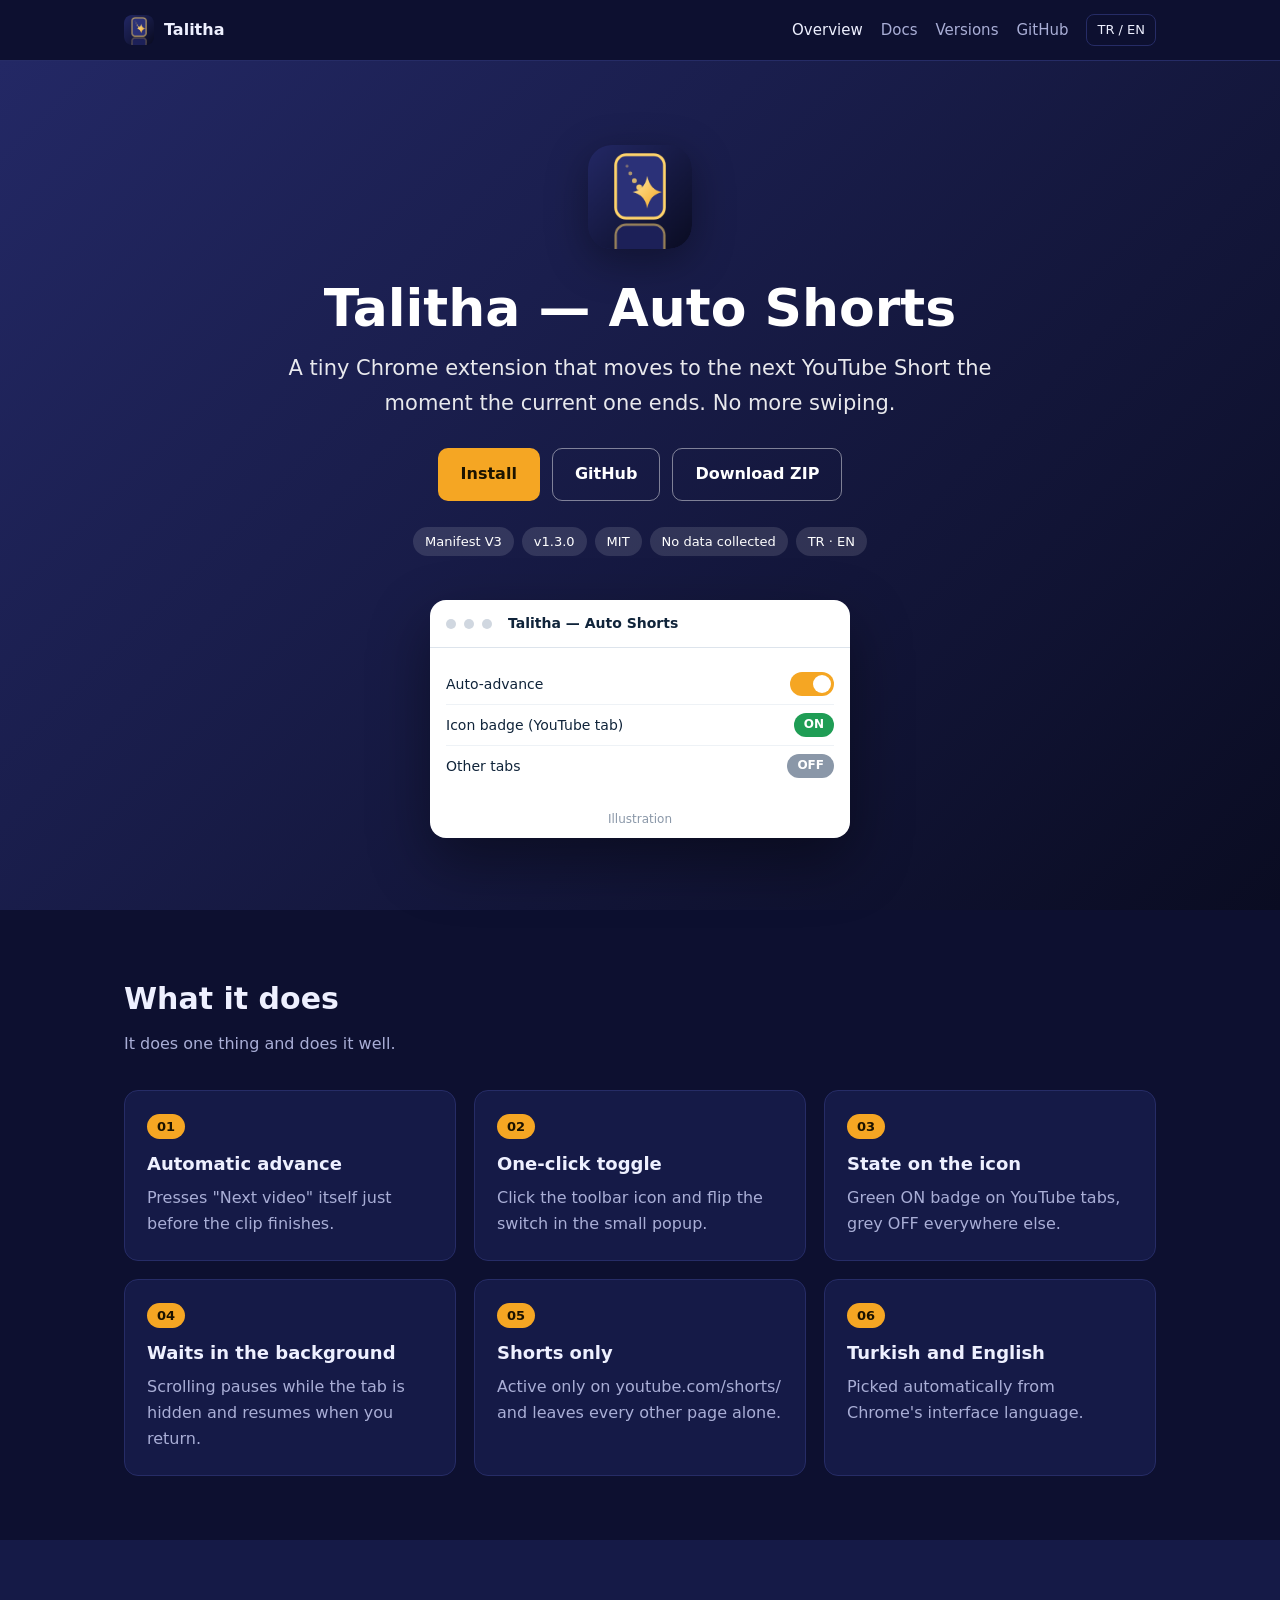
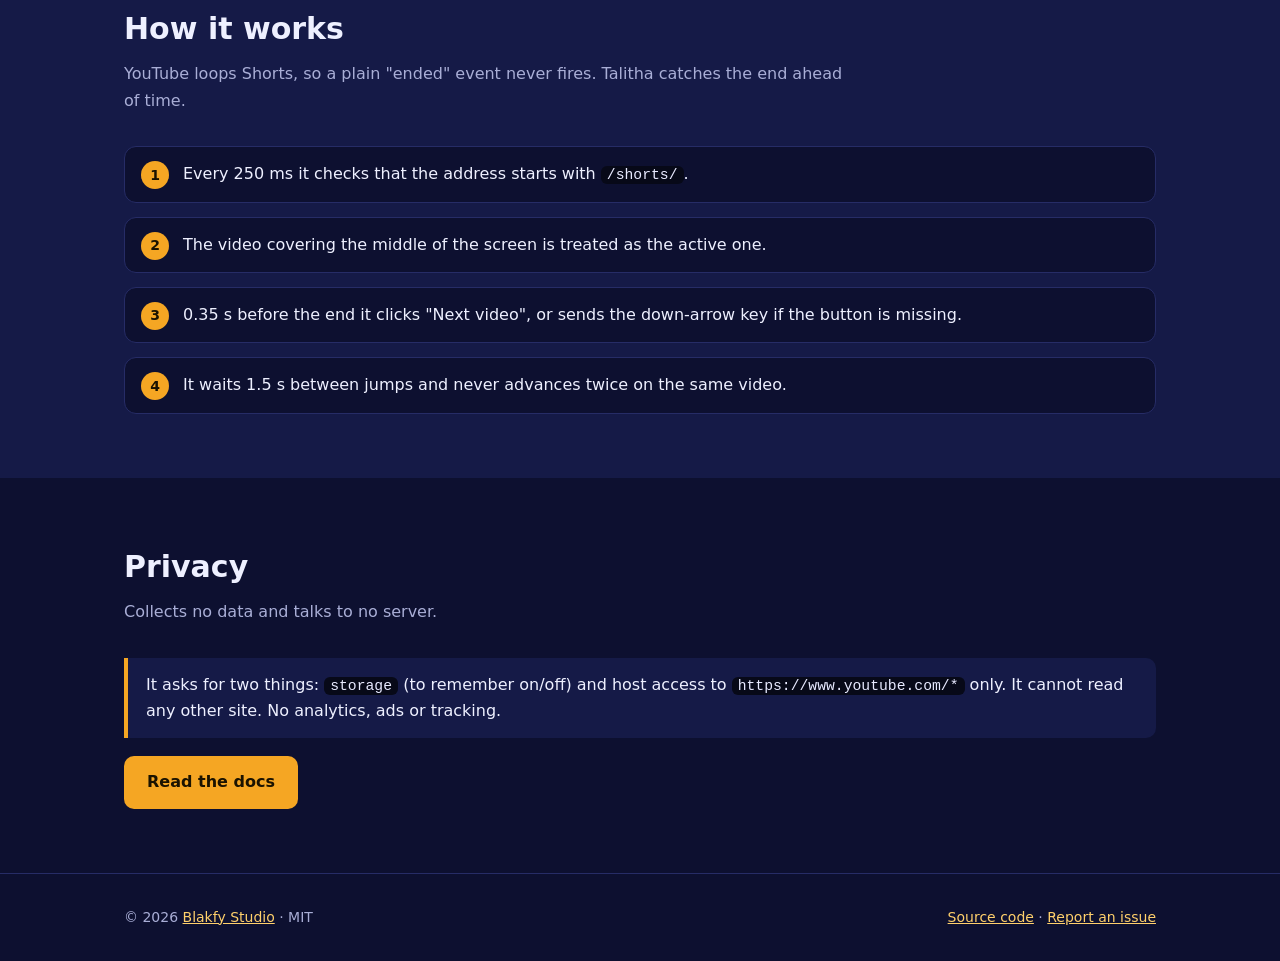
<file: index.html>
<!doctype html>
<html lang="tr" data-lang="tr">
<head>
<meta charset="utf-8">
<meta name="viewport" content="width=device-width,initial-scale=1">
<title>Talitha — Auto Shorts</title>
<meta name="description" content="YouTube Shorts bitince otomatik olarak bir sonrakine geçen, hafif ve veri toplamayan Chrome eklentisi. Auto-advance for YouTube Shorts.">
<meta property="og:title" content="Talitha — Auto Shorts">
<meta property="og:description" content="YouTube Shorts bitince otomatik olarak bir sonrakine geçen, hafif ve veri toplamayan Chrome eklentisi. Auto-advance for YouTube Shorts.">
<meta property="og:type" content="website">
<meta property="og:url" content="https://tariktunc.github.io/talitha-shorts-auto-scroll-chrome-extension/">
<link rel="canonical" href="https://tariktunc.github.io/talitha-shorts-auto-scroll-chrome-extension/">
<link rel="alternate" hreflang="tr" href="https://tariktunc.github.io/talitha-shorts-auto-scroll-chrome-extension/">
<link rel="alternate" hreflang="en" href="https://tariktunc.github.io/talitha-shorts-auto-scroll-chrome-extension/">
<link rel="icon" href="assets/icon128.png">
<link rel="stylesheet" href="style.css">
<script>
(function(){var d=document.documentElement,k='ext-lang',s=null;try{s=localStorage.getItem(k)}catch(e){}
var l=s||((navigator.language||'tr').toLowerCase().indexOf('tr')===0?'tr':'en');d.setAttribute('data-lang',l);d.lang=l;
document.addEventListener('DOMContentLoaded',function(){var b=document.getElementById('lang');if(!b)return;
b.addEventListener('click',function(){var n=d.getAttribute('data-lang')==='tr'?'en':'tr';d.setAttribute('data-lang',n);d.lang=n;try{localStorage.setItem(k,n)}catch(e){}});});})();
</script>
</head>
<body>
<header class="nav"><div class="wrap">
<a class="brand" href="index.html"><img src="assets/icon128.png" alt="">Talitha</a>
<nav>
<a href="index.html" class="on"><span lang="tr">Tanıtım</span><span lang="en">Overview</span></a>
<a href="docs.html"><span lang="tr">Dökümanlar</span><span lang="en">Docs</span></a>
<a href="changelog.html"><span lang="tr">Sürümler</span><span lang="en">Versions</span></a>
<a class="hide-s" href="https://github.com/tariktunc/talitha-shorts-auto-scroll-chrome-extension">GitHub</a>
<button class="lang" id="lang" type="button" aria-label="Language">TR / EN</button>
</nav></div></header>

<section class="hero"><div class="wrap">
<img class="logo" src="assets/icon128.png" alt="Talitha">
<h1>Talitha — Auto Shorts</h1>
<p class="lead"><span lang="tr">YouTube Shorts bitince otomatik olarak bir sonrakine geçen, hafif bir Chrome eklentisi. Elinizi kaydırmaya götürmeyin.</span><span lang="en">A tiny Chrome extension that moves to the next YouTube Short the moment the current one ends. No more swiping.</span></p>
<div class="btns">
<a class="btn primary" href="docs.html#kurulum"><span lang="tr">Kurulum</span><span lang="en">Install</span></a>
<a class="btn ghost" href="https://github.com/tariktunc/talitha-shorts-auto-scroll-chrome-extension">GitHub</a>
<a class="btn ghost" href="https://github.com/tariktunc/talitha-shorts-auto-scroll-chrome-extension/archive/refs/heads/main.zip"><span lang="tr">ZIP indir</span><span lang="en">Download ZIP</span></a>
</div>
<div class="badges"><span>Manifest V3</span><span>v1.3.0</span><span>MIT</span><span><span lang="tr">Veri toplamaz</span><span lang="en">No data collected</span></span><span>TR · EN</span></div>
<div class="mock" aria-hidden="true">
<div class="bar"><i></i><i></i><i></i><span style="margin-left:8px">Talitha — Auto Shorts</span></div>
<div class="body">
<div class="row"><span><span lang="tr">Otomatik geçiş</span><span lang="en">Auto-advance</span></span><span class="sw"></span></div>
<div class="row"><span><span lang="tr">Simge rozeti (YouTube sekmesi)</span><span lang="en">Icon badge (YouTube tab)</span></span><span class="pill" style="background:#1f9d55">ON</span></div>
<div class="row" style="border:0"><span><span lang="tr">Diğer sekmeler</span><span lang="en">Other tabs</span></span><span class="pill" style="background:#8a97a8">OFF</span></div>
</div><small><span lang="tr">Örnek görünüm</span><span lang="en">Illustration</span></small></div>
</div></section>

<section class="block"><div class="wrap">
<h2><span lang="tr">Neler yapar</span><span lang="en">What it does</span></h2>
<p class="sub"><span lang="tr">Tek bir iş yapar ve onu iyi yapar.</span><span lang="en">It does one thing and does it well.</span></p>
<div class="grid">
<div class="card"><span class="n">01</span><h3><span lang="tr">Otomatik geçiş</span><span lang="en">Automatic advance</span></h3><p><span lang="tr">Video bitmeden hemen önce "Sonraki video" düğmesine kendisi basar.</span><span lang="en">Presses "Next video" itself just before the clip finishes.</span></p></div>
<div class="card"><span class="n">02</span><h3><span lang="tr">Tek tıkla aç/kapat</span><span lang="en">One-click toggle</span></h3><p><span lang="tr">Araç çubuğundaki simgeye tıklayın, küçük pencereden eklentiyi açıp kapatın.</span><span lang="en">Click the toolbar icon and flip the switch in the small popup.</span></p></div>
<div class="card"><span class="n">03</span><h3><span lang="tr">Durum simgede</span><span lang="en">State on the icon</span></h3><p><span lang="tr">YouTube sekmesinde yeşil ON, diğer sekmelerde gri OFF rozeti.</span><span lang="en">Green ON badge on YouTube tabs, grey OFF everywhere else.</span></p></div>
<div class="card"><span class="n">04</span><h3><span lang="tr">Arka planda bekler</span><span lang="en">Waits in the background</span></h3><p><span lang="tr">Sekme arka plandayken kaydırma durur, geri dönünce devam eder.</span><span lang="en">Scrolling pauses while the tab is hidden and resumes when you return.</span></p></div>
<div class="card"><span class="n">05</span><h3><span lang="tr">Yalnızca Shorts</span><span lang="en">Shorts only</span></h3><p><span lang="tr">Sadece youtube.com/shorts/ adreslerinde çalışır, başka hiçbir sayfaya dokunmaz.</span><span lang="en">Active only on youtube.com/shorts/ and leaves every other page alone.</span></p></div>
<div class="card"><span class="n">06</span><h3><span lang="tr">Türkçe ve İngilizce</span><span lang="en">Turkish and English</span></h3><p><span lang="tr">Chrome arayüz diline göre otomatik seçilir.</span><span lang="en">Picked automatically from Chrome's interface language.</span></p></div>
</div></div></section>

<section class="block alt"><div class="wrap">
<h2><span lang="tr">Nasıl çalışır</span><span lang="en">How it works</span></h2>
<p class="sub"><span lang="tr">YouTube Shorts videoyu başa sardığı için "bitti" olayı gelmez. Talitha bunu önceden yakalar.</span><span lang="en">YouTube loops Shorts, so a plain "ended" event never fires. Talitha catches the end ahead of time.</span></p>
<ol class="steps">
<li><span lang="tr">Her 250 ms'de adresin <code>/shorts/</code> ile başlayıp başlamadığına bakar.</span><span lang="en">Every 250 ms it checks that the address starts with <code>/shorts/</code>.</span></li>
<li><span lang="tr">Ekranın ortasını kaplayan videoyu aktif video sayar.</span><span lang="en">The video covering the middle of the screen is treated as the active one.</span></li>
<li><span lang="tr">Bitmesine 0,35 saniye kala "Sonraki video" düğmesine tıklar; düğme yoksa aşağı ok tuşunu gönderir.</span><span lang="en">0.35 s before the end it clicks "Next video", or sends the down-arrow key if the button is missing.</span></li>
<li><span lang="tr">Geçişler arasında 1,5 saniye bekler ve aynı videoda iki kez geçmez.</span><span lang="en">It waits 1.5 s between jumps and never advances twice on the same video.</span></li>
</ol></div></section>

<section class="block"><div class="wrap">
<h2><span lang="tr">Gizlilik</span><span lang="en">Privacy</span></h2>
<p class="sub"><span lang="tr">Hiçbir veri toplamaz, hiçbir sunucuya bağlanmaz.</span><span lang="en">Collects no data and talks to no server.</span></p>
<div class="callout"><span lang="tr">İki izin ister: <code>storage</code> (açık/kapalı durumunu saklamak için) ve yalnızca <code>https://www.youtube.com/*</code> için ana makine erişimi. Başka sitelerin adresini okuyamaz. Analiz, reklam veya izleme kodu yoktur.</span><span lang="en">It asks for two things: <code>storage</code> (to remember on/off) and host access to <code>https://www.youtube.com/*</code> only. It cannot read any other site. No analytics, ads or tracking.</span></div>
<div class="btns" style="justify-content:flex-start"><a class="btn primary" href="docs.html"><span lang="tr">Dökümanları aç</span><span lang="en">Read the docs</span></a></div>
</div></section>
<footer><div class="wrap">
<span>© 2026 <a href="https://blakfy.com">Blakfy Studio</a> · MIT</span>
<span><a href="https://github.com/tariktunc/talitha-shorts-auto-scroll-chrome-extension"><span lang="tr">Kaynak kod</span><span lang="en">Source code</span></a> · <a href="https://github.com/tariktunc/talitha-shorts-auto-scroll-chrome-extension/issues"><span lang="tr">Sorun bildir</span><span lang="en">Report an issue</span></a></span>
</div></footer>
</body></html>
</file>
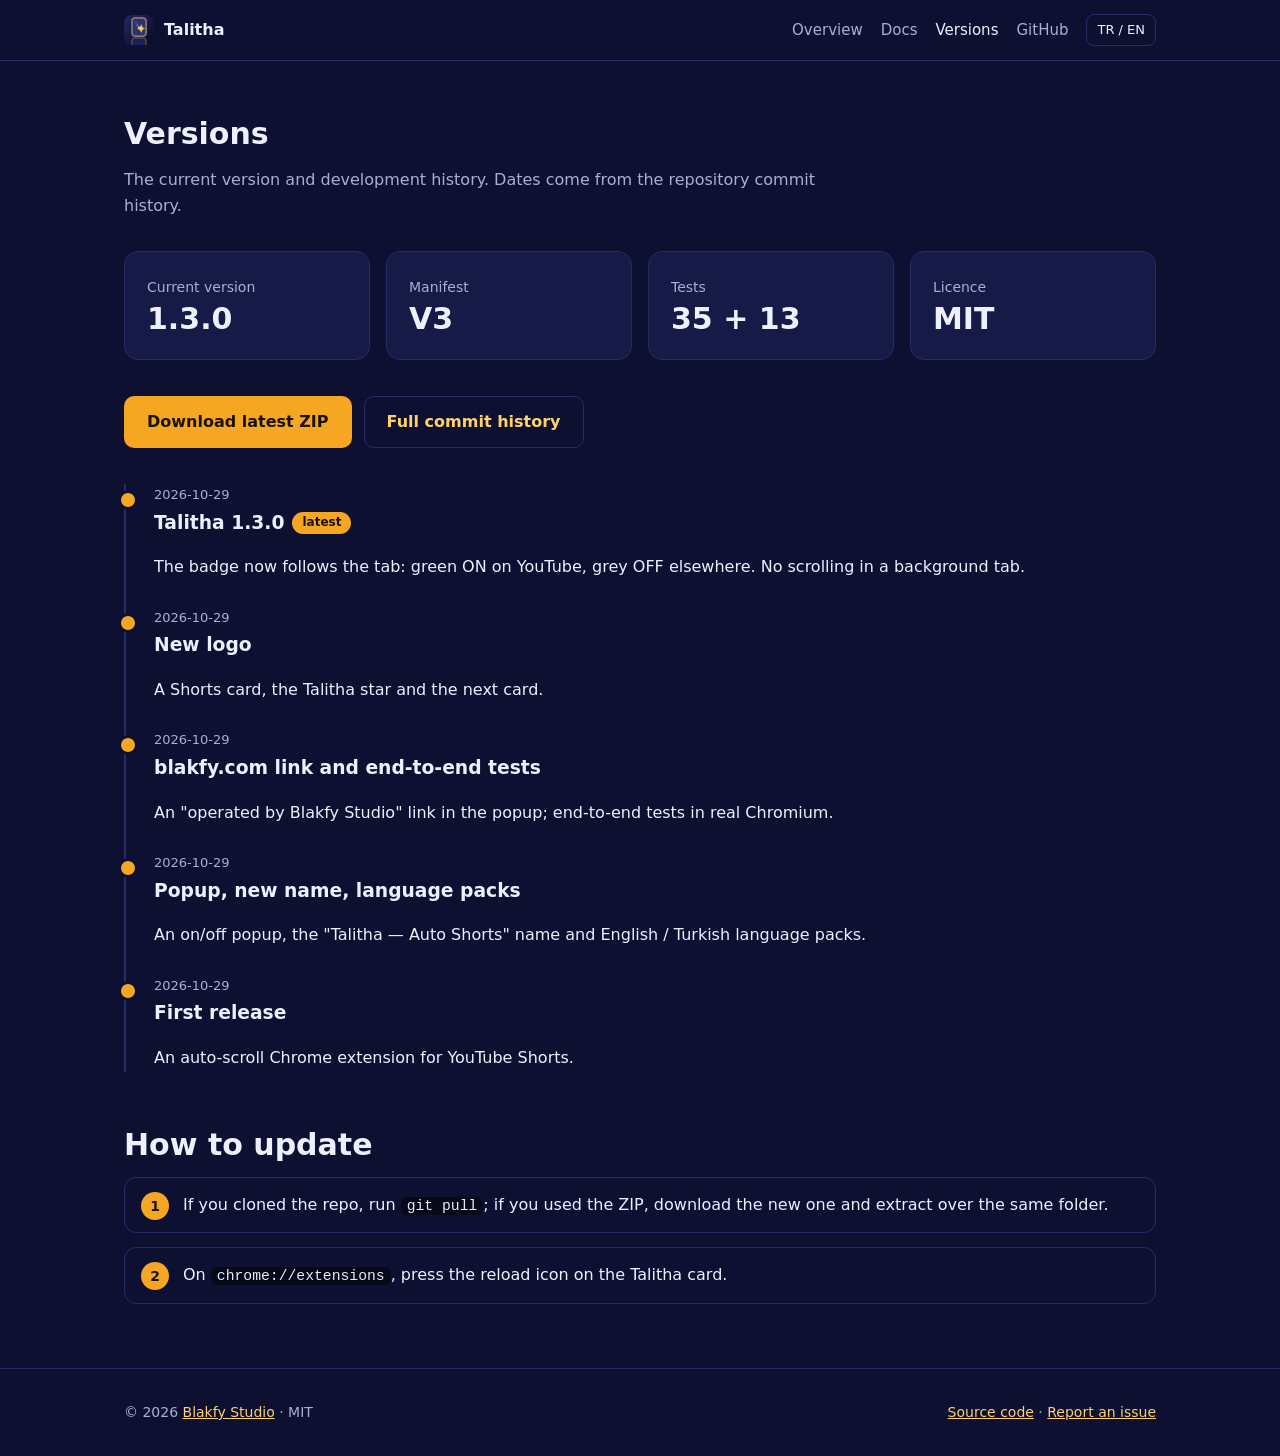
<file: changelog.html>
<!doctype html>
<html lang="tr" data-lang="tr">
<head>
<meta charset="utf-8">
<meta name="viewport" content="width=device-width,initial-scale=1">
<title>Talitha — Auto Shorts · Versions</title>
<meta name="description" content="YouTube Shorts bitince otomatik olarak bir sonrakine geçen, hafif ve veri toplamayan Chrome eklentisi. Auto-advance for YouTube Shorts.">
<meta property="og:title" content="Talitha — Auto Shorts">
<meta property="og:description" content="YouTube Shorts bitince otomatik olarak bir sonrakine geçen, hafif ve veri toplamayan Chrome eklentisi. Auto-advance for YouTube Shorts.">
<meta property="og:type" content="website">
<meta property="og:url" content="https://tariktunc.github.io/talitha-shorts-auto-scroll-chrome-extension/changelog.html">
<link rel="canonical" href="https://tariktunc.github.io/talitha-shorts-auto-scroll-chrome-extension/changelog.html">
<link rel="alternate" hreflang="tr" href="https://tariktunc.github.io/talitha-shorts-auto-scroll-chrome-extension/changelog.html">
<link rel="alternate" hreflang="en" href="https://tariktunc.github.io/talitha-shorts-auto-scroll-chrome-extension/changelog.html">
<link rel="icon" href="assets/icon128.png">
<link rel="stylesheet" href="style.css">
<script>
(function(){var d=document.documentElement,k='ext-lang',s=null;try{s=localStorage.getItem(k)}catch(e){}
var l=s||((navigator.language||'tr').toLowerCase().indexOf('tr')===0?'tr':'en');d.setAttribute('data-lang',l);d.lang=l;
document.addEventListener('DOMContentLoaded',function(){var b=document.getElementById('lang');if(!b)return;
b.addEventListener('click',function(){var n=d.getAttribute('data-lang')==='tr'?'en':'tr';d.setAttribute('data-lang',n);d.lang=n;try{localStorage.setItem(k,n)}catch(e){}});});})();
</script>
</head>
<body>
<header class="nav"><div class="wrap">
<a class="brand" href="index.html"><img src="assets/icon128.png" alt="">Talitha</a>
<nav>
<a href="index.html"><span lang="tr">Tanıtım</span><span lang="en">Overview</span></a>
<a href="docs.html"><span lang="tr">Dökümanlar</span><span lang="en">Docs</span></a>
<a href="changelog.html" class="on"><span lang="tr">Sürümler</span><span lang="en">Versions</span></a>
<a class="hide-s" href="https://github.com/tariktunc/talitha-shorts-auto-scroll-chrome-extension">GitHub</a>
<button class="lang" id="lang" type="button" aria-label="Language">TR / EN</button>
</nav></div></header>

<div class="wrap" style="padding-top:48px;padding-bottom:64px">
<h2><span lang="tr">Sürümler</span><span lang="en">Versions</span></h2>
<p class="sub"><span lang="tr">Güncel sürüm ve geliştirme geçmişi. Tarihler repodaki commit geçmişinden alınmıştır.</span><span lang="en">The current version and development history. Dates come from the repository commit history.</span></p>
<div class="cur">
<div class="card"><span class="l"><span lang="tr">Güncel sürüm</span><span lang="en">Current version</span></span><b>1.3.0</b></div>
<div class="card"><span class="l">Manifest</span><b>V3</b></div>
<div class="card"><span class="l"><span lang="tr">Testler</span><span lang="en">Tests</span></span><b>35 + 13</b></div>
<div class="card"><span class="l"><span lang="tr">Lisans</span><span lang="en">Licence</span></span><b>MIT</b></div>
</div>
<div class="btns" style="justify-content:flex-start;margin-bottom:36px"><a class="btn primary" href="https://github.com/tariktunc/talitha-shorts-auto-scroll-chrome-extension/archive/refs/heads/main.zip"><span lang="tr">Son sürümü ZIP indir</span><span lang="en">Download latest ZIP</span></a><a class="btn primary" style="background:transparent;color:var(--link);border-color:var(--line)" href="https://github.com/tariktunc/talitha-shorts-auto-scroll-chrome-extension/commits/main"><span lang="tr">Tüm commit geçmişi</span><span lang="en">Full commit history</span></a></div>
<div class="tl"><div class="it"><div class="d">2026-10-29</div><h3><span lang="tr">Talitha 1.3.0</span><span lang="en">Talitha 1.3.0</span><span class="tag">latest</span></h3><p><span lang="tr">Rozet artık sekmeye göre değişir: YouTube sekmesinde yeşil ON, diğerlerinde gri OFF. Arka plan sekmesinde kaydırma yapılmaz.</span><span lang="en">The badge now follows the tab: green ON on YouTube, grey OFF elsewhere. No scrolling in a background tab.</span></p></div><div class="it"><div class="d">2026-10-29</div><h3><span lang="tr">Yeni logo</span><span lang="en">New logo</span></h3><p><span lang="tr">Shorts kartı, Talitha yıldızı ve sıradaki kart.</span><span lang="en">A Shorts card, the Talitha star and the next card.</span></p></div><div class="it"><div class="d">2026-10-29</div><h3><span lang="tr">blakfy.com bağlantısı ve uçtan uca testler</span><span lang="en">blakfy.com link and end-to-end tests</span></h3><p><span lang="tr">Pencere altına "operated by Blakfy Studio" bağlantısı; gerçek Chromium'da uçtan uca testler.</span><span lang="en">An "operated by Blakfy Studio" link in the popup; end-to-end tests in real Chromium.</span></p></div><div class="it"><div class="d">2026-10-29</div><h3><span lang="tr">Açılır pencere, yeni ad, dil paketi</span><span lang="en">Popup, new name, language packs</span></h3><p><span lang="tr">Aç/kapa penceresi, "Talitha — Auto Shorts" adı ve İngilizce / Türkçe dil paketi.</span><span lang="en">An on/off popup, the "Talitha — Auto Shorts" name and English / Turkish language packs.</span></p></div><div class="it"><div class="d">2026-10-29</div><h3><span lang="tr">İlk sürüm</span><span lang="en">First release</span></h3><p><span lang="tr">YouTube Shorts için otomatik kaydırıcı Chrome eklentisi.</span><span lang="en">An auto-scroll Chrome extension for YouTube Shorts.</span></p></div></div>
<h2 style="margin-top:48px"><span lang="tr">Nasıl güncellenir</span><span lang="en">How to update</span></h2>
<ol class="steps">
<li><span lang="tr">Klonladıysanız klasörde <code>git pull</code> çalıştırın; ZIP indirdiyseniz yenisini indirip aynı klasörün üzerine çıkarın.</span><span lang="en">If you cloned the repo, run <code>git pull</code>; if you used the ZIP, download the new one and extract over the same folder.</span></li>
<li><span lang="tr"><code>chrome://extensions</code> sayfasında Talitha kartındaki yenile simgesine basın.</span><span lang="en">On <code>chrome://extensions</code>, press the reload icon on the Talitha card.</span></li>
</ol>
</div>
<footer><div class="wrap">
<span>© 2026 <a href="https://blakfy.com">Blakfy Studio</a> · MIT</span>
<span><a href="https://github.com/tariktunc/talitha-shorts-auto-scroll-chrome-extension"><span lang="tr">Kaynak kod</span><span lang="en">Source code</span></a> · <a href="https://github.com/tariktunc/talitha-shorts-auto-scroll-chrome-extension/issues"><span lang="tr">Sorun bildir</span><span lang="en">Report an issue</span></a></span>
</div></footer>
</body></html>
</file>
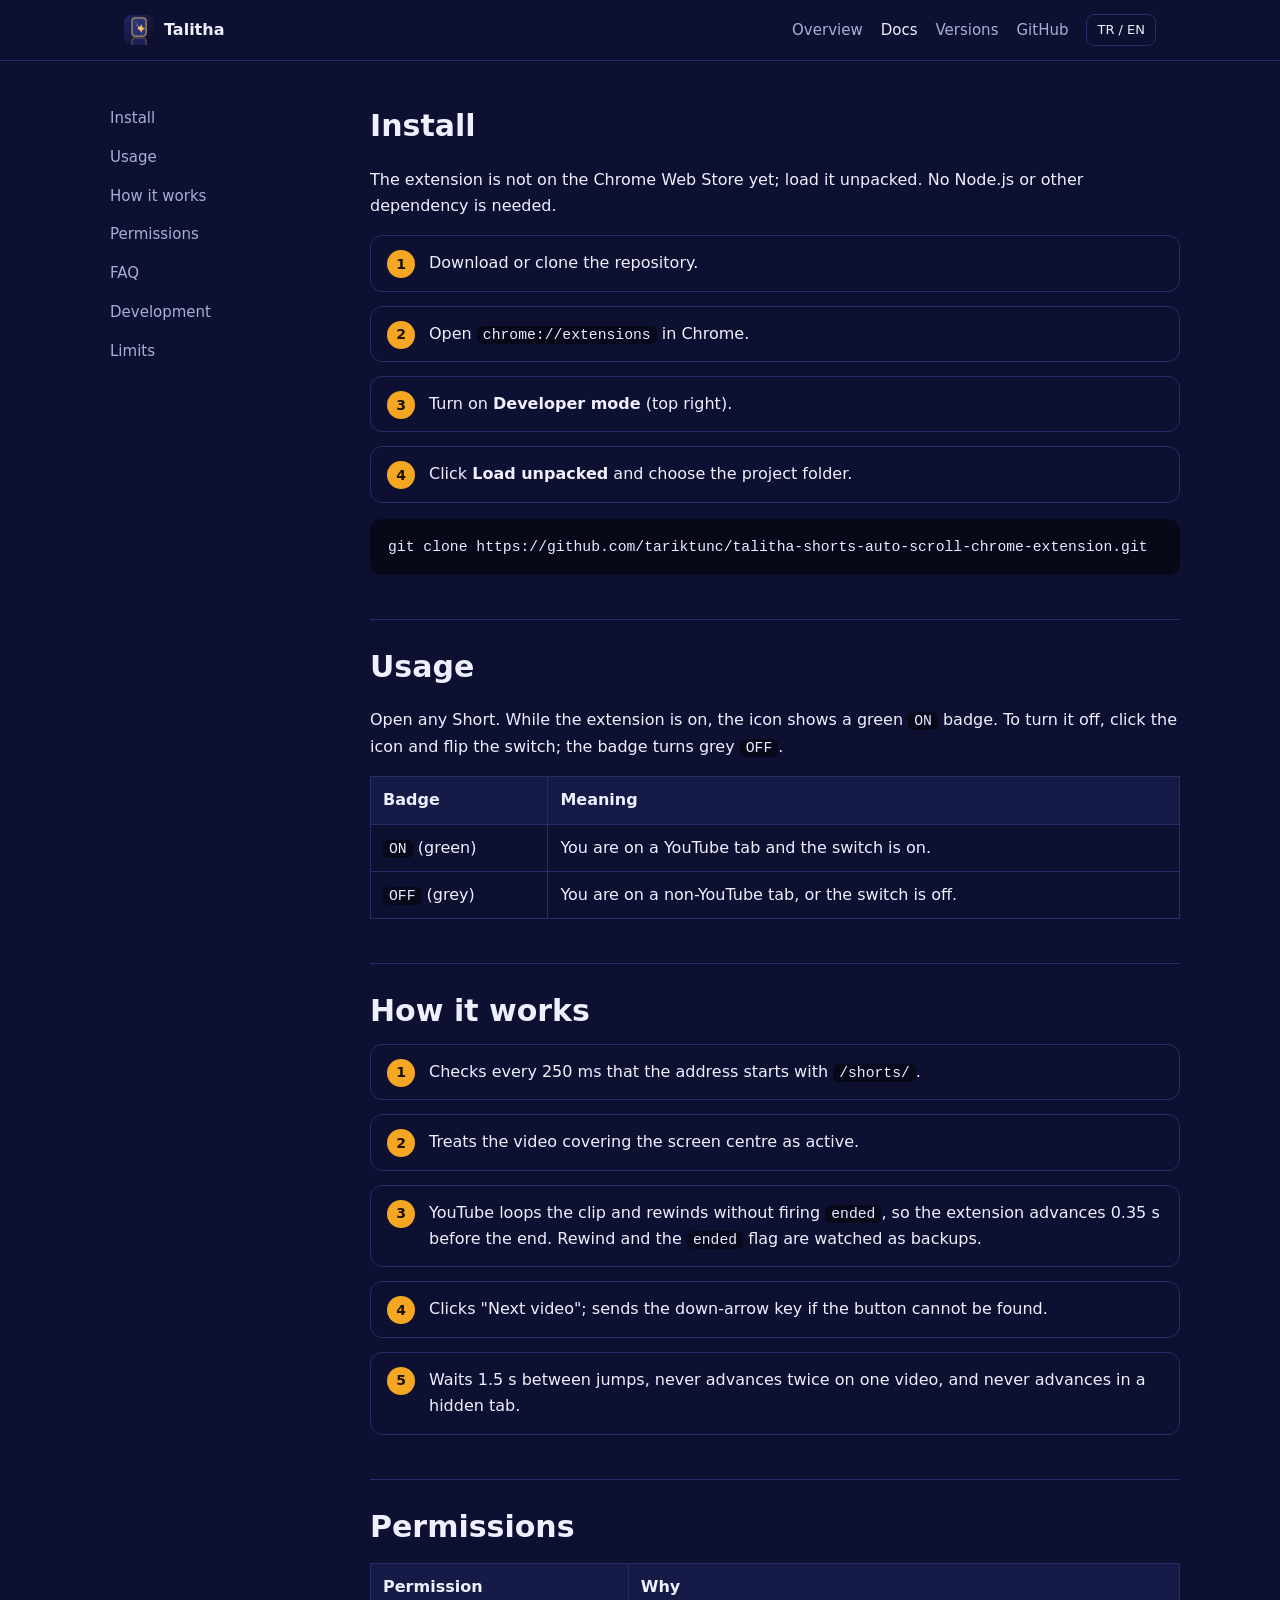
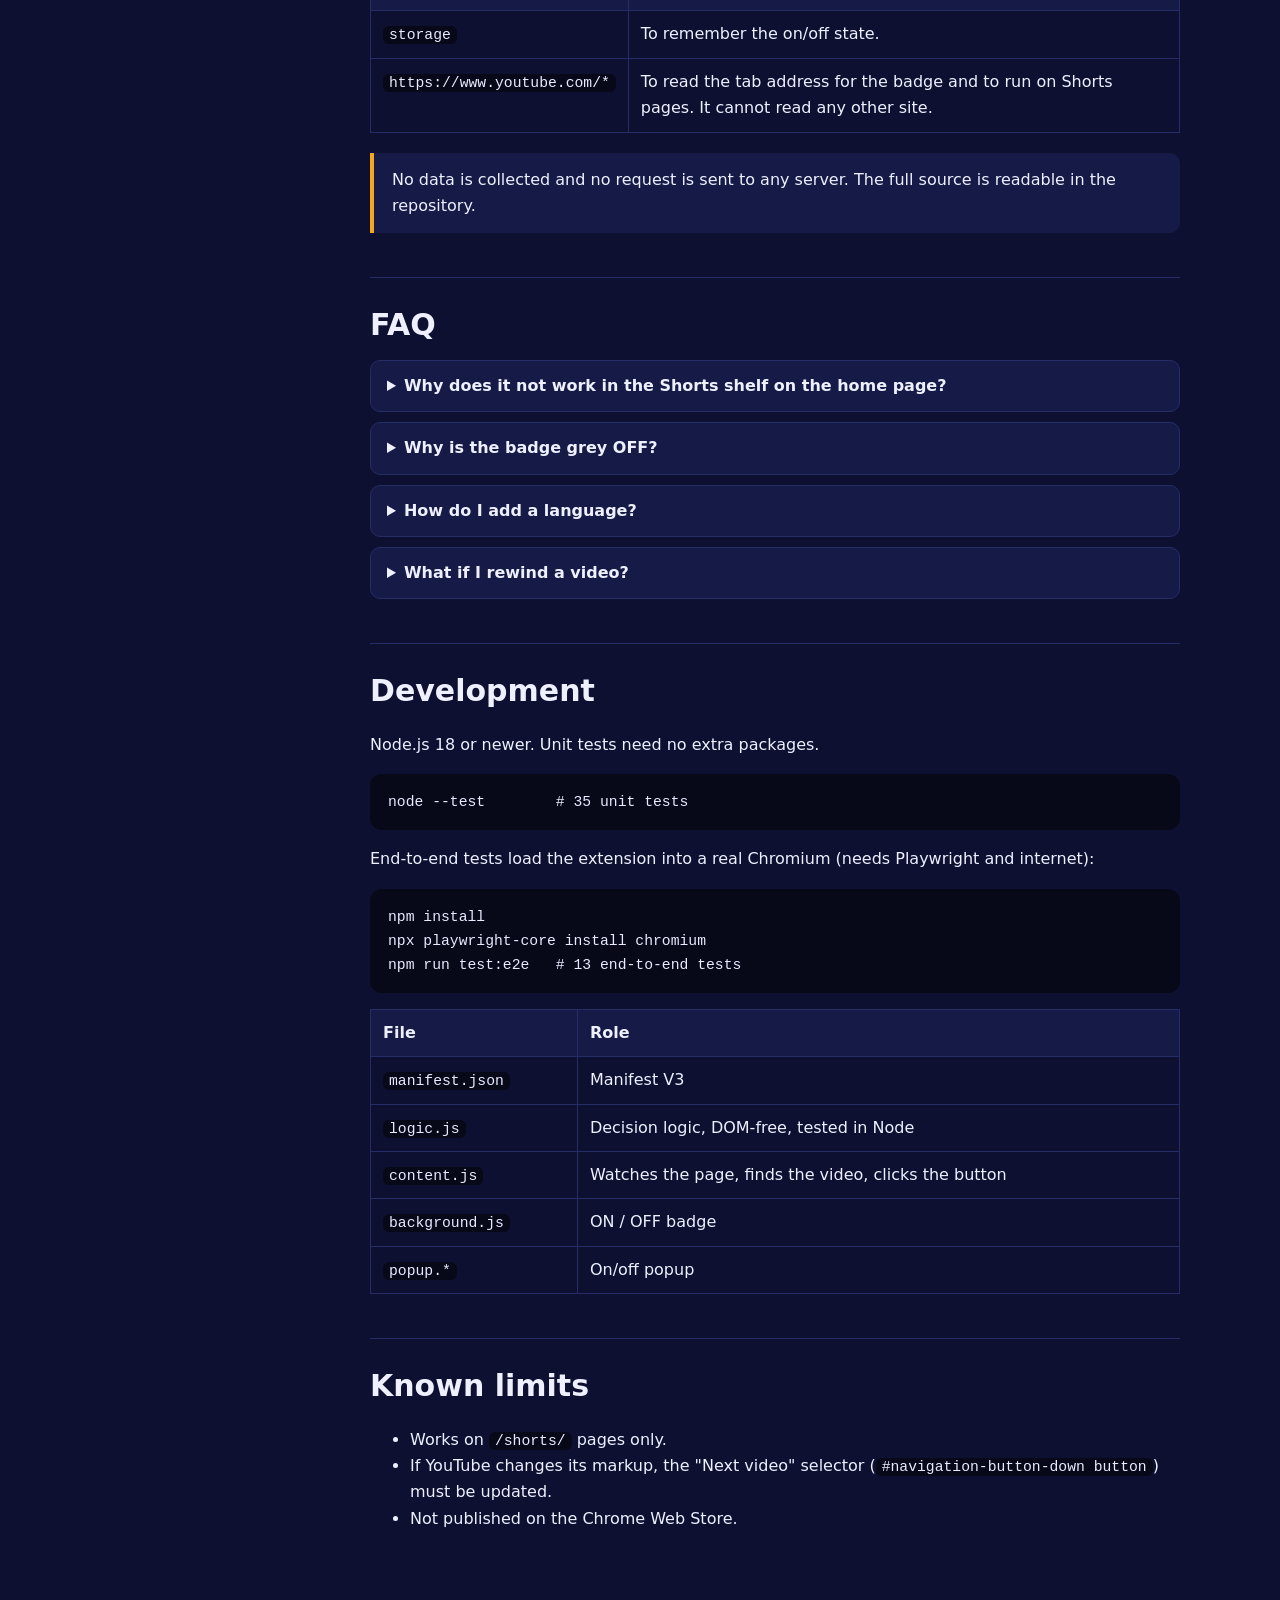
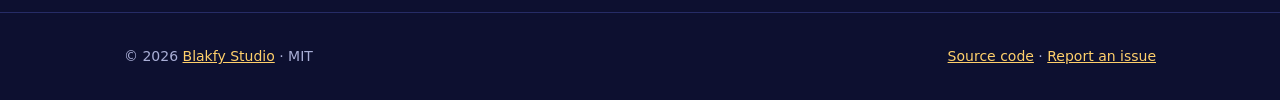
<file: docs.html>
<!doctype html>
<html lang="tr" data-lang="tr">
<head>
<meta charset="utf-8">
<meta name="viewport" content="width=device-width,initial-scale=1">
<title>Talitha — Auto Shorts · Docs</title>
<meta name="description" content="YouTube Shorts bitince otomatik olarak bir sonrakine geçen, hafif ve veri toplamayan Chrome eklentisi. Auto-advance for YouTube Shorts.">
<meta property="og:title" content="Talitha — Auto Shorts">
<meta property="og:description" content="YouTube Shorts bitince otomatik olarak bir sonrakine geçen, hafif ve veri toplamayan Chrome eklentisi. Auto-advance for YouTube Shorts.">
<meta property="og:type" content="website">
<meta property="og:url" content="https://tariktunc.github.io/talitha-shorts-auto-scroll-chrome-extension/docs.html">
<link rel="canonical" href="https://tariktunc.github.io/talitha-shorts-auto-scroll-chrome-extension/docs.html">
<link rel="alternate" hreflang="tr" href="https://tariktunc.github.io/talitha-shorts-auto-scroll-chrome-extension/docs.html">
<link rel="alternate" hreflang="en" href="https://tariktunc.github.io/talitha-shorts-auto-scroll-chrome-extension/docs.html">
<link rel="icon" href="assets/icon128.png">
<link rel="stylesheet" href="style.css">
<script>
(function(){var d=document.documentElement,k='ext-lang',s=null;try{s=localStorage.getItem(k)}catch(e){}
var l=s||((navigator.language||'tr').toLowerCase().indexOf('tr')===0?'tr':'en');d.setAttribute('data-lang',l);d.lang=l;
document.addEventListener('DOMContentLoaded',function(){var b=document.getElementById('lang');if(!b)return;
b.addEventListener('click',function(){var n=d.getAttribute('data-lang')==='tr'?'en':'tr';d.setAttribute('data-lang',n);d.lang=n;try{localStorage.setItem(k,n)}catch(e){}});});})();
</script>
</head>
<body>
<header class="nav"><div class="wrap">
<a class="brand" href="index.html"><img src="assets/icon128.png" alt="">Talitha</a>
<nav>
<a href="index.html"><span lang="tr">Tanıtım</span><span lang="en">Overview</span></a>
<a href="docs.html" class="on"><span lang="tr">Dökümanlar</span><span lang="en">Docs</span></a>
<a href="changelog.html"><span lang="tr">Sürümler</span><span lang="en">Versions</span></a>
<a class="hide-s" href="https://github.com/tariktunc/talitha-shorts-auto-scroll-chrome-extension">GitHub</a>
<button class="lang" id="lang" type="button" aria-label="Language">TR / EN</button>
</nav></div></header>

<div class="wrap docs">
<aside class="toc">
<a href="#kurulum"><span lang="tr">Kurulum</span><span lang="en">Install</span></a><a href="#kullanim"><span lang="tr">Kullanım</span><span lang="en">Usage</span></a><a href="#calisma"><span lang="tr">Nasıl çalışır</span><span lang="en">How it works</span></a>
<a href="#izinler"><span lang="tr">İzinler</span><span lang="en">Permissions</span></a><a href="#sss"><span lang="tr">Sık sorulanlar</span><span lang="en">FAQ</span></a><a href="#gelistirme"><span lang="tr">Geliştirme</span><span lang="en">Development</span></a><a href="#sinirlar"><span lang="tr">Sınırlar</span><span lang="en">Limits</span></a>
</aside>
<article class="doc">
<h2 id="kurulum"><span lang="tr">Kurulum</span><span lang="en">Install</span></h2>
<p><span lang="tr">Eklenti henüz Chrome Web Store'da yayınlanmadı, paketlenmemiş olarak yüklenir. Node.js veya başka bir bağımlılık gerekmez.</span><span lang="en">The extension is not on the Chrome Web Store yet; load it unpacked. No Node.js or other dependency is needed.</span></p>
<ol class="steps">
<li><span lang="tr">Repoyu indirin veya klonlayın.</span><span lang="en">Download or clone the repository.</span></li>
<li><span lang="tr">Chrome'da <code>chrome://extensions</code> sayfasını açın.</span><span lang="en">Open <code>chrome://extensions</code> in Chrome.</span></li>
<li><span lang="tr">Sağ üstten <strong>Geliştirici modu</strong>nu açın.</span><span lang="en">Turn on <strong>Developer mode</strong> (top right).</span></li>
<li><span lang="tr"><strong>Paketlenmemiş öğe yükle</strong>ye tıklayıp proje klasörünü seçin.</span><span lang="en">Click <strong>Load unpacked</strong> and choose the project folder.</span></li>
</ol>
<pre><code>git clone https://github.com/tariktunc/talitha-shorts-auto-scroll-chrome-extension.git</code></pre>

<h2 id="kullanim"><span lang="tr">Kullanım</span><span lang="en">Usage</span></h2>
<p><span lang="tr">Bir Shorts videosu açın. Eklenti açıkken simgede yeşil <code>ON</code> rozeti görünür. Kapatmak için simgeye tıklayıp pencerede düğmeyi çevirin; rozet gri <code>OFF</code> olur.</span><span lang="en">Open any Short. While the extension is on, the icon shows a green <code>ON</code> badge. To turn it off, click the icon and flip the switch; the badge turns grey <code>OFF</code>.</span></p>
<table><tr><th><span lang="tr">Rozet</span><span lang="en">Badge</span></th><th><span lang="tr">Anlamı</span><span lang="en">Meaning</span></th></tr>
<tr><td><code>ON</code> (<span lang="tr">yeşil</span><span lang="en">green</span>)</td><td><span lang="tr">YouTube sekmesindesiniz ve düğme açık.</span><span lang="en">You are on a YouTube tab and the switch is on.</span></td></tr>
<tr><td><code>OFF</code> (<span lang="tr">gri</span><span lang="en">grey</span>)</td><td><span lang="tr">YouTube dışında bir sekmedesiniz veya düğme kapalı.</span><span lang="en">You are on a non-YouTube tab, or the switch is off.</span></td></tr></table>

<h2 id="calisma"><span lang="tr">Nasıl çalışır</span><span lang="en">How it works</span></h2>
<ol class="steps">
<li><span lang="tr">Her 250 ms'de adresin <code>/shorts/</code> ile başlayıp başlamadığına bakar.</span><span lang="en">Checks every 250 ms that the address starts with <code>/shorts/</code>.</span></li>
<li><span lang="tr">Ekranın ortasını kaplayan videoyu aktif video sayar.</span><span lang="en">Treats the video covering the screen centre as active.</span></li>
<li><span lang="tr">YouTube videoyu döngüye alır ve bitince <code>ended</code> olayı vermeden başa sarar. Bu yüzden eklenti bitmesine 0,35 saniye kala geçer. Başa sarmayı ve <code>ended</code> bayrağını yedek olarak izler.</span><span lang="en">YouTube loops the clip and rewinds without firing <code>ended</code>, so the extension advances 0.35 s before the end. Rewind and the <code>ended</code> flag are watched as backups.</span></li>
<li><span lang="tr">Geçiş için "Sonraki video" düğmesine tıklar; bulunamazsa aşağı ok tuşunu gönderir.</span><span lang="en">Clicks "Next video"; sends the down-arrow key if the button cannot be found.</span></li>
<li><span lang="tr">Geçişler arasında 1,5 saniye bekler, aynı videoda iki kez geçmez, sekme görünür değilse hiç geçmez.</span><span lang="en">Waits 1.5 s between jumps, never advances twice on one video, and never advances in a hidden tab.</span></li>
</ol>

<h2 id="izinler"><span lang="tr">İzinler</span><span lang="en">Permissions</span></h2>
<table><tr><th><span lang="tr">İzin</span><span lang="en">Permission</span></th><th><span lang="tr">Neden</span><span lang="en">Why</span></th></tr>
<tr><td><code>storage</code></td><td><span lang="tr">Açık/kapalı durumunu saklamak için.</span><span lang="en">To remember the on/off state.</span></td></tr>
<tr><td><code>https://www.youtube.com/*</code></td><td><span lang="tr">Rozet için sekmenin adresine bakmak ve Shorts sayfasında çalışmak için. Başka sitelerin adresini okuyamaz.</span><span lang="en">To read the tab address for the badge and to run on Shorts pages. It cannot read any other site.</span></td></tr></table>
<div class="callout"><span lang="tr">Hiçbir veri toplanmaz, hiçbir sunucuya istek gönderilmez. Kaynak kodun tamamı repoda okunabilir halde durur.</span><span lang="en">No data is collected and no request is sent to any server. The full source is readable in the repository.</span></div>

<h2 id="sss"><span lang="tr">Sık sorulanlar</span><span lang="en">FAQ</span></h2>
<details><summary><span lang="tr">Ana sayfadaki Shorts şeridinde neden çalışmıyor?</span><span lang="en">Why does it not work in the Shorts shelf on the home page?</span></summary><p><span lang="tr">Eklenti yalnızca <code>youtube.com/shorts/</code> sayfasında çalışır. Şeritteki videoya tıklayıp Shorts sayfasına geçtiğinizde devreye girer.</span><span lang="en">It only runs on <code>youtube.com/shorts/</code>. It starts working once you open a Short in its own page.</span></p></details>
<details><summary><span lang="tr">Rozet neden gri OFF görünüyor?</span><span lang="en">Why is the badge grey OFF?</span></summary><p><span lang="tr">YouTube dışında bir sekmedesiniz ya da düğme kapalı. YouTube sekmesine geçin ve pencerede düğmenin açık olduğundan emin olun.</span><span lang="en">Either you are on a non-YouTube tab or the switch is off. Switch to a YouTube tab and check the switch in the popup.</span></p></details>
<details><summary><span lang="tr">Yeni dil nasıl eklenir?</span><span lang="en">How do I add a language?</span></summary><p><span lang="tr"><code>_locales/en/messages.json</code> dosyasını <code>_locales/&lt;dil-kodu&gt;/messages.json</code> olarak kopyalayıp metinleri çevirin.</span><span lang="en">Copy <code>_locales/en/messages.json</code> to <code>_locales/&lt;lang-code&gt;/messages.json</code> and translate the strings.</span></p></details>
<details><summary><span lang="tr">Bir videoyu geri sarınca ne olur?</span><span lang="en">What if I rewind a video?</span></summary><p><span lang="tr">Kullanıcı videoyu geri sararsa eklenti geçiş yapmaz; yalnızca doğal bitişi yakalar.</span><span lang="en">If you rewind it yourself, the extension does not advance; it only reacts to a natural end.</span></p></details>

<h2 id="gelistirme"><span lang="tr">Geliştirme</span><span lang="en">Development</span></h2>
<p><span lang="tr">Node.js 18 veya üstü gerekir. Birim testleri için ek paket gerekmez.</span><span lang="en">Node.js 18 or newer. Unit tests need no extra packages.</span></p>
<pre><code>node --test        # 35 <span lang="tr">birim testi</span><span lang="en">unit tests</span></code></pre>
<p><span lang="tr">Uçtan uca testler eklentiyi gerçek bir Chromium'a yükleyip sürer (Playwright ve internet gerekir):</span><span lang="en">End-to-end tests load the extension into a real Chromium (needs Playwright and internet):</span></p>
<pre><code>npm install
npx playwright-core install chromium
npm run test:e2e   # 13 <span lang="tr">uçtan uca test</span><span lang="en">end-to-end tests</span></code></pre>
<table><tr><th><span lang="tr">Dosya</span><span lang="en">File</span></th><th><span lang="tr">Görev</span><span lang="en">Role</span></th></tr>
<tr><td><code>manifest.json</code></td><td>Manifest V3</td></tr>
<tr><td><code>logic.js</code></td><td><span lang="tr">Karar mantığı, DOM'a dokunmaz, Node'da test edilir</span><span lang="en">Decision logic, DOM-free, tested in Node</span></td></tr>
<tr><td><code>content.js</code></td><td><span lang="tr">Sayfayı izler, videoyu bulur, düğmeye tıklar</span><span lang="en">Watches the page, finds the video, clicks the button</span></td></tr>
<tr><td><code>background.js</code></td><td><span lang="tr">ON / OFF rozeti</span><span lang="en">ON / OFF badge</span></td></tr>
<tr><td><code>popup.*</code></td><td><span lang="tr">Aç/kapa penceresi</span><span lang="en">On/off popup</span></td></tr></table>

<h2 id="sinirlar"><span lang="tr">Bilinen sınırlar</span><span lang="en">Known limits</span></h2>
<ul>
<li><span lang="tr">Yalnızca <code>/shorts/</code> sayfasında çalışır.</span><span lang="en">Works on <code>/shorts/</code> pages only.</span></li>
<li><span lang="tr">YouTube sayfa yapısını değiştirirse "Sonraki video" seçicisi (<code>#navigation-button-down button</code>) güncellenmelidir.</span><span lang="en">If YouTube changes its markup, the "Next video" selector (<code>#navigation-button-down button</code>) must be updated.</span></li>
<li><span lang="tr">Chrome Web Store'da yayınlanmış değildir.</span><span lang="en">Not published on the Chrome Web Store.</span></li>
</ul>
</article></div>
<footer><div class="wrap">
<span>© 2026 <a href="https://blakfy.com">Blakfy Studio</a> · MIT</span>
<span><a href="https://github.com/tariktunc/talitha-shorts-auto-scroll-chrome-extension"><span lang="tr">Kaynak kod</span><span lang="en">Source code</span></a> · <a href="https://github.com/tariktunc/talitha-shorts-auto-scroll-chrome-extension/issues"><span lang="tr">Sorun bildir</span><span lang="en">Report an issue</span></a></span>
</div></footer>
</body></html>
</file>
<file: style.css>
:root{--bg:#0d1030;--fg:#eef0ff;--muted:#a9aed6;--card:#151a47;--line:#262c66;--accent:#f5a623;--on-accent:#1b1300;--link:#ffd06b;--hero1:#232865;--hero2:#0a0c22;--hero-fg:#ffffff;--code:#070918;--code-fg:#e8eaff}
*{box-sizing:border-box}html{scroll-behavior:smooth}
body{margin:0;font:16px/1.65 system-ui,-apple-system,"Segoe UI",Roboto,sans-serif;background:var(--bg);color:var(--fg)}
html[data-lang=tr] [lang=en]{display:none!important}html[data-lang=en] [lang=tr]{display:none!important}
a{color:var(--link)}img{max-width:100%}
.wrap{max-width:1080px;margin:0 auto;padding:0 24px}
header.nav{position:sticky;top:0;z-index:10;background:var(--bg);border-bottom:1px solid var(--line)}
header.nav .wrap{display:flex;align-items:center;gap:20px;height:60px}
.brand{display:flex;align-items:center;gap:10px;font-weight:700;color:var(--fg);text-decoration:none}
.brand img{width:30px;height:30px;border-radius:8px}
.nav nav{margin-left:auto;display:flex;align-items:center;gap:18px}
.nav nav a{color:var(--muted);text-decoration:none;font-size:15px}.nav nav a:hover,.nav nav a.on{color:var(--fg)}
.lang{border:1px solid var(--line);background:transparent;color:var(--fg);border-radius:8px;padding:4px 10px;cursor:pointer;font:inherit;font-size:13px}
.hero{background:linear-gradient(135deg,var(--hero1),var(--hero2));color:var(--hero-fg);padding:84px 0 72px;text-align:center}
.hero img.logo{width:104px;height:104px;border-radius:24px;box-shadow:0 12px 40px rgba(0,0,0,.35)}
.hero h1{font-size:clamp(32px,5vw,52px);line-height:1.15;margin:22px 0 12px}
.hero p.lead{font-size:clamp(17px,2.2vw,21px);max-width:720px;margin:0 auto 28px;opacity:.9}
.btns{display:flex;gap:12px;justify-content:center;flex-wrap:wrap}
.btn{display:inline-block;padding:12px 22px;border-radius:10px;font-weight:600;text-decoration:none;border:1px solid transparent}
.btn.primary{background:var(--accent);color:var(--on-accent)}
.tl{position:relative;margin:8px 0 0;padding-left:28px;border-left:2px solid var(--line)}
.tl .it{position:relative;margin:0 0 26px}.tl .it:before{content:"";position:absolute;left:-36px;top:6px;width:14px;height:14px;border-radius:50%;background:var(--accent);border:3px solid var(--bg)}
.tl .d{font-size:13px;color:var(--muted)}.tl h3{margin:2px 0 4px}.tl .tag{display:inline-block;font-size:12px;font-weight:700;background:var(--accent);color:var(--on-accent);border-radius:999px;padding:1px 10px;margin-left:8px;vertical-align:middle}
.cur{display:grid;grid-template-columns:repeat(auto-fit,minmax(220px,1fr));gap:16px;margin:8px 0 36px}.cur .card b{display:block;font-size:30px;line-height:1.2}.cur .card span.l{color:var(--muted);font-size:14px}
.mock{max-width:420px;margin:44px auto 0;background:#fff;color:#10243a;border-radius:16px;text-align:left;box-shadow:0 24px 60px rgba(0,0,0,.4);overflow:hidden;font-size:14px}
.mock .bar{display:flex;align-items:center;gap:8px;padding:12px 16px;border-bottom:1px solid #dde4ec;font-weight:700}
.mock .bar i{width:10px;height:10px;border-radius:50%;background:#d0d7e0;display:inline-block}
.mock .body{padding:16px}.mock .row{display:flex;justify-content:space-between;align-items:center;padding:8px 0;border-bottom:1px solid #eef2f6}
.mock .sw{width:44px;height:24px;border-radius:999px;background:#f5a623;position:relative}.mock .sw:after{content:"";position:absolute;right:3px;top:3px;width:18px;height:18px;border-radius:50%;background:#fff}
.mock .pill{font-size:12px;font-weight:700;padding:2px 10px;border-radius:999px;color:#fff}
.mock .tabs{display:flex;gap:4px;flex-wrap:wrap;margin-top:10px}.mock .tabs span{font-size:12px;padding:4px 10px;border-radius:8px;background:#f2f6f9}.mock .tabs span.on{background:#10243a;color:#fff}
.mock small{display:block;text-align:center;color:#8a97a8;padding:8px;font-size:12px}
.btn.ghost{border-color:rgba(255,255,255,.45);color:var(--hero-fg)}
.badges{display:flex;gap:8px;justify-content:center;flex-wrap:wrap;margin-top:26px}
.badges>span{font-size:13px;padding:4px 12px;border-radius:999px;background:rgba(255,255,255,.12)}
section.block{padding:64px 0}section.alt{background:var(--card)}
h2{font-size:30px;margin:0 0 8px}p.sub{color:var(--muted);margin:0 0 32px;max-width:720px}
.grid{display:grid;grid-template-columns:repeat(auto-fit,minmax(290px,1fr));gap:18px}
.card{background:var(--card);border:1px solid var(--line);border-radius:14px;padding:22px}
section.alt .card{background:var(--bg)}
.card .n{display:inline-block;font-weight:700;font-size:13px;color:var(--on-accent);background:var(--accent);border-radius:999px;padding:2px 10px;margin-bottom:10px}
.card h3{margin:0 0 6px;font-size:18px}.card p{margin:0;color:var(--muted)}
.steps{counter-reset:s;list-style:none;padding:0;margin:0;display:grid;gap:14px}
.steps li{counter-increment:s;position:relative;padding:14px 18px 14px 58px;border:1px solid var(--line);border-radius:12px;background:var(--bg)}
.steps li:before{content:counter(s);position:absolute;left:16px;top:14px;width:28px;height:28px;border-radius:50%;background:var(--accent);color:var(--on-accent);display:grid;place-items:center;font-weight:700;font-size:14px}
pre,code{font-family:ui-monospace,SFMono-Regular,Menlo,Consolas,monospace}
code{background:var(--code);color:var(--code-fg);padding:1px 6px;border-radius:6px;font-size:.92em}
pre{background:var(--code);color:var(--code-fg);padding:16px 18px;border-radius:12px;overflow:auto;line-height:1.5}pre code{background:none;padding:0}
table{border-collapse:collapse;width:100%;margin:12px 0 20px}th,td{border:1px solid var(--line);padding:10px 12px;text-align:left;vertical-align:top}th{background:var(--card)}
.callout{border-left:4px solid var(--accent);background:var(--card);padding:14px 18px;border-radius:0 10px 10px 0;margin:18px 0}
footer{border-top:1px solid var(--line);padding:32px 0;color:var(--muted);font-size:14px}footer .wrap{display:flex;gap:18px;flex-wrap:wrap;justify-content:space-between}
.docs{display:grid;grid-template-columns:230px 1fr;gap:40px;padding:40px 0 64px}
.toc{position:sticky;top:84px;align-self:start;display:grid;gap:4px;font-size:15px}
.toc a{color:var(--muted);text-decoration:none;padding:5px 10px;border-radius:8px}.toc a:hover{background:var(--card);color:var(--fg)}
.doc h2{margin-top:44px;padding-top:22px;border-top:1px solid var(--line)}.doc h2:first-child{margin-top:0;padding-top:0;border:0}
.doc h3{margin-top:26px}
details{border:1px solid var(--line);border-radius:10px;padding:12px 16px;margin:10px 0;background:var(--card)}summary{cursor:pointer;font-weight:600}
@media(max-width:820px){.docs{grid-template-columns:1fr}.toc{position:static;grid-auto-flow:column;overflow:auto}.nav nav a.hide-s{display:none}}
</file>
